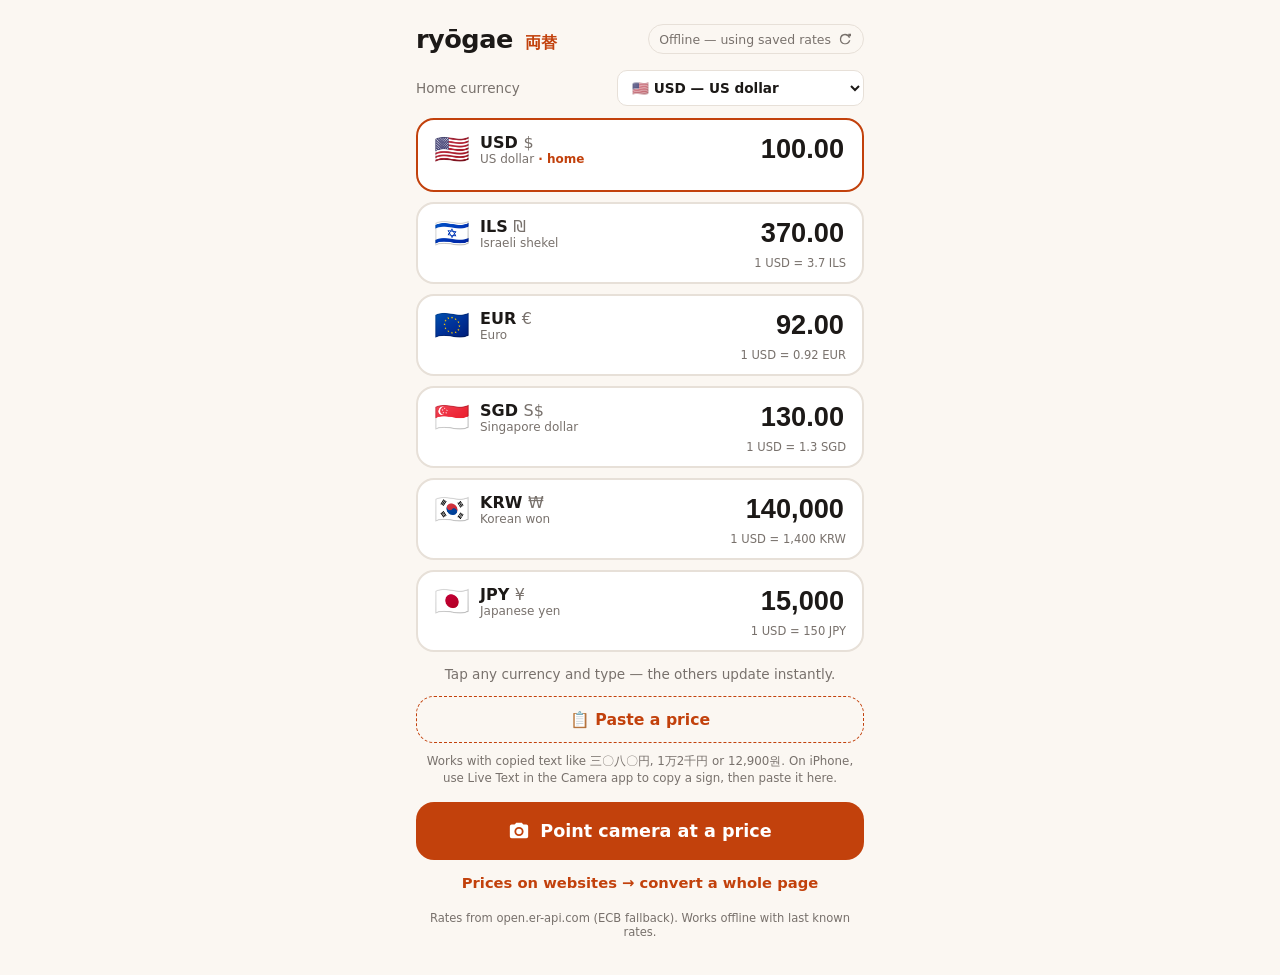
<file: site/index.html>
<!doctype html>
<html lang="en">
<head>
  <meta charset="utf-8">
  <meta name="viewport" content="width=device-width, initial-scale=1, viewport-fit=cover">
  <title>ryōgae 両替</title>
  <meta name="description" content="Quick currency conversion for NIS, USD, EUR, SGD, KRW and JPY — type or point your camera at a price.">
  <meta name="theme-color" content="#c2410c">
  <meta name="apple-mobile-web-app-capable" content="yes">
  <meta name="mobile-web-app-capable" content="yes">
  <meta name="apple-mobile-web-app-title" content="ryōgae 両替">
  <meta name="application-name" content="ryōgae 両替">
  <meta name="apple-mobile-web-app-status-bar-style" content="default">
  <link rel="manifest" href="manifest.webmanifest">
  <link rel="icon" href="icons/icon.svg" type="image/svg+xml">
  <link rel="icon" href="icons/icon-192.png" type="image/png" sizes="192x192">
  <link rel="apple-touch-icon" href="icons/apple-touch-icon.png">
  <link rel="stylesheet" href="style.css">
</head>
<body>
  <main class="app">
    <header class="top">
      <h1>ryōgae <span class="kanji" aria-hidden="true">両替</span></h1>
      <button id="refresh" class="rates-status" type="button" aria-label="Refresh rates">
        <span id="rates-time">Loading rates…</span>
        <svg viewBox="0 0 24 24" width="16" height="16" aria-hidden="true"><path fill="currentColor" d="M12 4a8 8 0 0 1 7.75 6h-2.1A6 6 0 1 0 18 14h2.05A8 8 0 1 1 12 4Zm5 0h4v4h-4z"/></svg>
      </button>
    </header>

    <label class="home-pick">
      <span>Home currency</span>
      <select id="home" aria-label="Home currency"></select>
    </label>

    <section class="converter" id="converter" aria-label="Converter"></section>

    <p class="hint">Tap any currency and type — the others update instantly.</p>

    <button id="paste" class="paste-btn" type="button">📋 Paste a price</button>
    <div id="pasted" class="pasted" hidden></div>
    <p class="hint small">Works with copied text like 三〇八〇円, 1万2千円 or 12,900원. On iPhone, use Live Text in the Camera app to copy a sign, then paste it here.</p>

    <button id="open-camera" class="camera-btn" type="button">
      <svg viewBox="0 0 24 24" width="22" height="22" aria-hidden="true"><path fill="currentColor" d="M9 3h6l1.8 2H20a2 2 0 0 1 2 2v11a2 2 0 0 1-2 2H4a2 2 0 0 1-2-2V7a2 2 0 0 1 2-2h3.2L9 3Zm3 4.5a5 5 0 1 0 0 10 5 5 0 0 0 0-10Zm0 2a3 3 0 1 1 0 6 3 3 0 0 1 0-6Z"/></svg>
      Point camera at a price
    </button>

    <div id="install" class="install" hidden>
      <div>
        <b>Install ryōgae 両替</b>
        <span id="install-text">Add it to your home screen for one-tap access, even offline.</span>
      </div>
      <button id="install-btn" class="install-btn" type="button">Install</button>
      <button id="install-close" class="install-close" type="button" aria-label="Dismiss">✕</button>
    </div>

    <a class="web-link" href="bookmarklet.html">Prices on websites → convert a whole page</a>

    <p class="foot">Rates from open.er-api.com (ECB fallback). Works offline with last known rates.</p>
  </main>

  <!-- Live camera scanner -->
  <div id="scanner" class="scanner" hidden>
    <video id="video" playsinline muted autoplay></video>
    <canvas id="still" class="still" hidden></canvas>
    <div id="marks" class="marks" hidden></div>
    <div class="shade"></div>
    <div class="reticle" id="reticle"><span class="corner tl"></span><span class="corner tr"></span><span class="corner bl"></span><span class="corner br"></span></div>
    <div class="zoom">
      <span aria-hidden="true">1×</span>
      <input id="zoom" type="range" min="1" max="6" step="0.1" value="1" aria-label="Zoom">
      <output id="zoom-val" for="zoom">1.0×</output>
    </div>
    <div class="scan-top">
      <button id="close-camera" class="icon-btn" type="button" aria-label="Close camera">✕</button>
      <div class="scan-hint"></div>
      <button id="torch" class="icon-btn" type="button" aria-label="Toggle flashlight" hidden>⚡</button>
    </div>
    <div class="scan-result" id="scan-result">
      <div class="src-picker" id="src-picker" role="radiogroup" aria-label="Price currency"></div>
      <div class="scan-status" id="scan-status">Starting camera…</div>
      <div class="scan-progress" id="scan-progress" hidden><i></i></div>
      <div class="scan-amount" id="scan-amount"></div>
      <div class="scan-home" id="scan-home" hidden></div>
      <div class="scan-conv" id="scan-conv"></div>
      <div class="scan-actions">
        <button id="freeze" class="pill" type="button">Freeze &amp; find prices</button>
        <button id="use-value" class="pill primary" type="button" disabled>Use in converter</button>
      </div>
    </div>
  </div>

  <script src="app.js"></script>
</body>
</html>
</file>
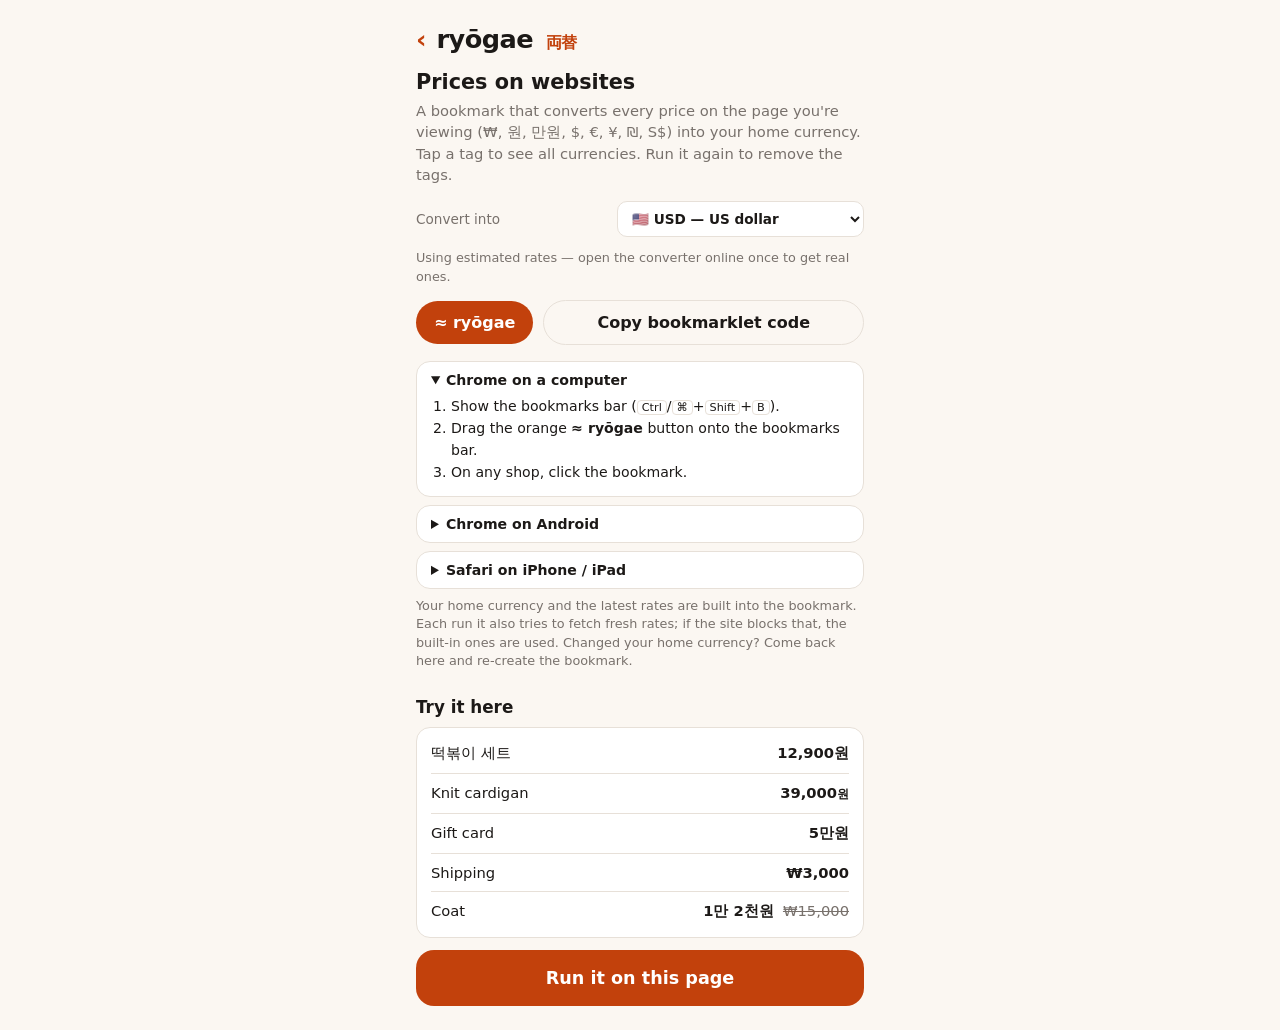
<file: site/bookmarklet.html>
<!doctype html>
<html lang="en">
<head>
  <meta charset="utf-8">
  <meta name="viewport" content="width=device-width, initial-scale=1, viewport-fit=cover">
  <title>ryōgae 両替 · Prices on websites</title>
  <meta name="theme-color" content="#c2410c">
  <link rel="icon" href="icons/icon.svg" type="image/svg+xml">
  <link rel="stylesheet" href="style.css">
</head>
<body>
  <main class="app page">
    <header class="top">
      <h1><a href="./" class="back" aria-label="Back to converter">‹</a> ryōgae <span class="kanji" aria-hidden="true">両替</span></h1>
    </header>

    <h2>Prices on websites</h2>
    <p class="lead">A bookmark that converts every price on the page you're viewing (₩, 원, 만원, $, €, ¥, ₪, S$) into your home currency. Tap a tag to see all currencies. Run it again to remove the tags.</p>

    <label class="home-pick">
      <span>Convert into</span>
      <select id="home" aria-label="Home currency"></select>
    </label>
    <p class="note" id="rates-note"></p>

    <div class="bm-box">
      <a id="bm" class="bm-link" href="#" draggable="true">≈ ryōgae</a>
      <button id="copy" class="pill" type="button">Copy bookmarklet code</button>
    </div>

    <details class="howto" open>
      <summary>Chrome on a computer</summary>
      <ol>
        <li>Show the bookmarks bar (<kbd>Ctrl</kbd>/<kbd>⌘</kbd>+<kbd>Shift</kbd>+<kbd>B</kbd>).</li>
        <li>Drag the orange <b>≈ ryōgae</b> button onto the bookmarks bar.</li>
        <li>On any shop, click the bookmark.</li>
      </ol>
    </details>
    <details class="howto">
      <summary>Chrome on Android</summary>
      <ol>
        <li>Tap <b>Copy bookmarklet code</b>.</li>
        <li>Bookmark this page (⋮ → ☆), then edit that bookmark: name it <b>ryogae</b> and replace its URL with the copied code.</li>
        <li>On a shop, tap the address bar, type <b>ryogae</b> and tap the bookmark that appears (with the star icon).</li>
      </ol>
    </details>
    <details class="howto">
      <summary>Safari on iPhone / iPad</summary>
      <ol>
        <li>Tap <b>Copy bookmarklet code</b>.</li>
        <li>Share → Add Bookmark (name it <b>ryogae</b>) and save.</li>
        <li>Bookmarks → Edit → tap the new bookmark and replace its address with the copied code.</li>
        <li>On a shop, open Bookmarks and tap <b>ryogae</b>.</li>
      </ol>
    </details>

    <p class="note">Your home currency and the latest rates are built into the bookmark. Each run it also tries to fetch fresh rates; if the site blocks that, the built-in ones are used. Changed your home currency? Come back here and re-create the bookmark.</p>

    <h3>Try it here</h3>
    <div class="demo" id="demo">
      <div class="demo-item"><span>떡볶이 세트</span><b>12,900원</b></div>
      <div class="demo-item"><span>Knit cardigan</span><b><strong>39,000</strong><small>원</small></b></div>
      <div class="demo-item"><span>Gift card</span><b>5만원</b></div>
      <div class="demo-item"><span>Shipping</span><b>₩3,000</b></div>
      <div class="demo-item"><span>Coat</span><b>1만 2천원 <s>₩15,000</s></b></div>
    </div>
    <button id="try" class="camera-btn" type="button">Run it on this page</button>
  </main>

  <script>
  (async () => {
    const ORDER = ['ILS', 'USD', 'EUR', 'SGD', 'KRW', 'JPY'];
    const NAMES = { ILS: '🇮🇱 ILS — Israeli shekel', USD: '🇺🇸 USD — US dollar', EUR: '🇪🇺 EUR — Euro', SGD: '🇸🇬 SGD — Singapore dollar', KRW: '🇰🇷 KRW — Korean won', JPY: '🇯🇵 JPY — Japanese yen' };
    const get = (k) => { try { return JSON.parse(localStorage.getItem(k)); } catch { return null; } };
    const appState = get('ryogae.state') || {};
    let saved = get('ryogae.rates');
    let rates = saved && ORDER.every((c) => saved.rates && saved.rates[c]) ? saved : { rates: { USD: 1, ILS: 3.7, EUR: 0.92, SGD: 1.3, KRW: 1400, JPY: 150 }, time: 0 };
    // Freshen rates if old (same source as the app).
    if (!rates.fetched || Date.now() - rates.fetched > 6 * 3600e3) {
      try {
        const j = await (await fetch('https://open.er-api.com/v6/latest/USD', { cache: 'no-store' })).json();
        if (j.result === 'success' && ORDER.every((c) => j.rates[c])) {
          rates = { base: 'USD', rates: Object.fromEntries(ORDER.map((c) => [c, j.rates[c]])), time: j.time_last_update_unix * 1000, fetched: Date.now(), source: 'open.er-api.com' };
          try { localStorage.setItem('ryogae.rates', JSON.stringify(rates)); } catch {}
        }
      } catch {}
    }

    const homeSel = document.getElementById('home');
    for (const c of ORDER) homeSel.add(new Option(NAMES[c], c));
    // Same first guess as the converter if it hasn't been opened yet.
    const guess = () => {
      for (const l of navigator.languages || [navigator.language || '']) {
        const [lang, r = ''] = l.split('-'); const R = r.toUpperCase();
        if (lang === 'he' || lang === 'iw' || R === 'IL') return 'ILS';
        if (lang === 'ko' || R === 'KR') return 'KRW';
        if (lang === 'ja' || R === 'JP') return 'JPY';
        if (R === 'SG') return 'SGD';
        if (/^(AT|BE|CY|DE|EE|ES|FI|FR|GR|HR|IE|IT|LT|LU|LV|MT|NL|PT|SI|SK)$/.test(R)) return 'EUR';
        if (R === 'US') return 'USD';
      }
      return 'USD';
    };
    homeSel.value = ORDER.includes(appState.home) ? appState.home : guess();

    const src = await (await fetch('bookmarklet/ryogae-prices.js')).text();
    let code = '';
    function build() {
      const cfg = JSON.stringify({ home: homeSel.value, rates: rates.rates, time: rates.time || 0 });
      code = src.replace(/\/\*[\s\S]*?\*\//g, '').replace('__CONFIG__', cfg)
        .split('\n').map((l) => l.trim()).filter(Boolean).join(' ');
      document.getElementById('bm').href = 'javascript:' + encodeURIComponent(code);
      document.getElementById('rates-note').textContent = rates.time
        ? `Rates from ${new Date(rates.time).toLocaleDateString(undefined, { month: 'short', day: 'numeric', year: 'numeric' })}.`
        : 'Using estimated rates — open the converter online once to get real ones.';
    }
    homeSel.addEventListener('change', () => {
      build();
      if (window.__ryogae) { window.__ryogae.off(); new Function(code)(); }
    });
    build();

    document.getElementById('bm').addEventListener('click', (e) => {
      e.preventDefault(); // clicking it here would just run it; it's meant to be dragged/bookmarked
      new Function(code)();
    });
    document.getElementById('try').addEventListener('click', () => new Function(code)());
    document.getElementById('copy').addEventListener('click', async (e) => {
      const text = 'javascript:' + encodeURIComponent(code);
      try { await navigator.clipboard.writeText(text); e.target.textContent = 'Copied ✓'; }
      catch {
        const ta = document.createElement('textarea'); ta.value = text; document.body.appendChild(ta); ta.select();
        document.execCommand('copy'); ta.remove(); e.target.textContent = 'Copied ✓';
      }
      setTimeout(() => { e.target.textContent = 'Copy bookmarklet code'; }, 2000);
    });
  })();
  </script>
</body>
</html>
</file>
<file: site/style.css>
:root {
  --bg: #fbf7f2;
  --card: #ffffff;
  --ink: #1c1917;
  --muted: #78716c;
  --line: #e7e0d8;
  --accent: #c2410c;
  --accent-soft: #ffedd5;
  --radius: 18px;
  color-scheme: light;
}
@media (prefers-color-scheme: dark) {
  :root {
    --bg: #141210;
    --card: #1f1c19;
    --ink: #f5f1ec;
    --muted: #a8a29e;
    --line: #2f2a25;
    --accent: #fb923c;
    --accent-soft: #3a2414;
    color-scheme: dark;
  }
}
* { box-sizing: border-box; }
html, body { margin: 0; }
body {
  background: var(--bg);
  color: var(--ink);
  font-family: system-ui, -apple-system, "Segoe UI", Roboto, "Noto Sans", sans-serif;
  -webkit-tap-highlight-color: transparent;
}
button { font: inherit; color: inherit; cursor: pointer; }

.app {
  max-width: 480px;
  margin: 0 auto;
  padding: max(16px, env(safe-area-inset-top)) 16px max(24px, env(safe-area-inset-bottom));
}
.top { display: flex; align-items: center; justify-content: space-between; gap: 12px; margin: 8px 0 16px; }
h1 { font-size: 1.6rem; margin: 0; letter-spacing: -0.02em; }
.kanji { color: var(--accent); font-weight: 600; font-size: 1rem; margin-left: 4px; }
.rates-status {
  display: inline-flex; align-items: center; gap: 6px;
  background: none; border: 1px solid var(--line); border-radius: 999px;
  padding: 6px 10px; font-size: 0.78rem; color: var(--muted);
}
.rates-status.spin svg { animation: spin 0.8s linear infinite; }
@keyframes spin { to { transform: rotate(360deg); } }

.converter { display: grid; gap: 10px; }
.row {
  display: grid; grid-template-columns: auto 1fr; align-items: center; gap: 12px;
  background: var(--card); border: 2px solid var(--line); border-radius: var(--radius);
  padding: 12px 16px; transition: border-color 0.15s;
}
.row.active { border-color: var(--accent); }
.row .cur { display: flex; align-items: center; gap: 10px; min-width: 0; }
.row .flag { font-size: 1.8rem; line-height: 1; }
.row .code { font-weight: 700; font-size: 1rem; }
.row .name { font-size: 0.75rem; color: var(--muted); }
.row input {
  width: 100%; min-width: 0; border: 0; background: transparent; color: var(--ink);
  font-size: 1.7rem; font-weight: 600; text-align: right; outline: none;
  font-variant-numeric: tabular-nums;
}
.row input::placeholder { color: var(--muted); opacity: 0.5; }
.row .rate { grid-column: 1 / -1; font-size: 0.72rem; color: var(--muted); text-align: right; margin-top: -6px; }

.home-pick { display: flex; align-items: center; justify-content: space-between; gap: 12px; margin: 0 0 12px;
  font-size: 0.85rem; color: var(--muted); }
.home-pick select { font: inherit; font-weight: 600; color: var(--ink); background: var(--card); border: 1px solid var(--line);
  border-radius: 10px; padding: 8px 10px; max-width: 65%; }
.row.home { border-color: var(--accent); border-style: dashed; }
.row.home .name::after { content: ' · home'; color: var(--accent); font-weight: 600; }
.row.home.active { border-style: solid; }
.hint { color: var(--muted); font-size: 0.85rem; text-align: center; margin: 14px 0; }
.camera-btn {
  width: 100%; display: flex; align-items: center; justify-content: center; gap: 10px;
  background: var(--accent); color: #fff; border: 0; border-radius: var(--radius);
  padding: 18px; font-size: 1.1rem; font-weight: 700;
}
.install {
  display: flex; align-items: center; gap: 12px; margin-top: 14px;
  background: var(--accent-soft); border-radius: var(--radius); padding: 12px 14px;
}
.install[hidden] { display: none; }
.install > div { flex: 1; min-width: 0; font-size: 0.82rem; color: var(--muted); }
.install b { display: block; color: var(--ink); font-size: 0.95rem; }
.install-btn { border: 0; background: var(--accent); color: #fff; border-radius: 999px; padding: 10px 16px; font-weight: 700; }
.install-btn[hidden] { display: none; }
.install-close { border: 0; background: none; color: var(--muted); padding: 4px; }
.foot { color: var(--muted); font-size: 0.72rem; text-align: center; margin-top: 20px; }

/* Scanner */
.scanner { position: fixed; inset: 0; background: #000; z-index: 10; overflow: hidden; touch-action: none; }
.scanner[hidden] { display: none; }
.scanner video { position: absolute; inset: 0; width: 100%; height: 100%; object-fit: cover; transform-origin: 50% 37.5%; }
.zoom {
  position: absolute; left: 50%; transform: translateX(-50%);
  top: calc(32% + clamp(64px, 11%, 120px) + 16px);
  width: min(78%, 340px); display: flex; align-items: center; gap: 10px;
  padding: 6px 14px; border-radius: 999px; background: rgba(0, 0, 0, 0.45);
  color: #fff; font-size: 0.8rem; font-weight: 700; font-variant-numeric: tabular-nums;
}
.zoom output { min-width: 3.2em; text-align: right; }
.zoom input[type="range"] {
  flex: 1; min-width: 0; height: 32px; margin: 0; background: transparent;
  -webkit-appearance: none; appearance: none; touch-action: none;
}
.zoom input[type="range"]::-webkit-slider-runnable-track { height: 4px; border-radius: 2px; background: rgba(255, 255, 255, 0.45); }
.zoom input[type="range"]::-moz-range-track { height: 4px; border-radius: 2px; background: rgba(255, 255, 255, 0.45); }
.zoom input[type="range"]::-webkit-slider-thumb {
  -webkit-appearance: none; width: 24px; height: 24px; margin-top: -10px; border-radius: 50%;
  background: #fff; border: 0; box-shadow: 0 1px 4px rgba(0, 0, 0, 0.4);
}
.zoom input[type="range"]::-moz-range-thumb { width: 24px; height: 24px; border-radius: 50%; background: #fff; border: 0; }
.reticle {
  position: absolute; left: 6%; right: 6%; top: 32%; height: clamp(64px, 11%, 120px);
  box-shadow: 0 0 0 100vmax rgba(0, 0, 0, 0.45); border-radius: 14px;
}
.reticle.hit { box-shadow: 0 0 0 100vmax rgba(0, 0, 0, 0.45), inset 0 0 0 2px #4ade80; }
.corner { position: absolute; width: 26px; height: 26px; border: 4px solid #fff; }
.corner.tl { top: -2px; left: -2px; border-right: 0; border-bottom: 0; border-radius: 14px 0 0 0; }
.corner.tr { top: -2px; right: -2px; border-left: 0; border-bottom: 0; border-radius: 0 14px 0 0; }
.corner.bl { bottom: -2px; left: -2px; border-right: 0; border-top: 0; border-radius: 0 0 0 14px; }
.corner.br { bottom: -2px; right: -2px; border-left: 0; border-top: 0; border-radius: 0 0 14px 0; }

.scan-top {
  pointer-events: none; /* let taps reach price marks underneath; buttons opt back in */
  position: absolute; top: 0; left: 0; right: 0; display: flex; align-items: center; gap: 8px;
  padding: max(12px, env(safe-area-inset-top)) 12px 12px;
}
.icon-btn {
  pointer-events: auto;
  flex: none; width: 42px; height: 42px; border-radius: 50%; border: 0;
  background: rgba(0, 0, 0, 0.5); color: #fff; font-size: 1.1rem;
}
.icon-btn.on { background: #facc15; color: #000; }
.scan-hint { flex: 1; text-align: center; color: rgba(255, 255, 255, 0.85); font-size: 0.78rem; text-shadow: 0 1px 2px rgba(0, 0, 0, 0.6); }
.src-picker { display: flex; gap: 6px; margin: 0 -20px 12px; padding: 0 20px; overflow-x: auto; touch-action: pan-x; scrollbar-width: none; }
.src-picker::-webkit-scrollbar { display: none; }
.src-picker button {
  flex: none; border: 1px solid var(--line); border-radius: 999px; padding: 8px 13px;
  font-size: 0.82rem; font-weight: 700; background: transparent; color: var(--ink);
}
.src-picker button[aria-checked="true"] { background: var(--ink); color: var(--card); border-color: var(--ink); }

.scan-result {
  position: absolute; left: 0; right: 0; bottom: 0;
  background: var(--card); color: var(--ink); border-radius: 24px 24px 0 0;
  padding: 18px 20px max(20px, env(safe-area-inset-bottom));
}
.scan-status { font-size: 0.8rem; color: var(--muted); min-height: 1.2em; }
.scan-amount { font-size: 2.2rem; font-weight: 700; font-variant-numeric: tabular-nums; min-height: 1.3em; }
.scan-home { display: flex; align-items: baseline; justify-content: space-between; gap: 10px; margin-top: 8px;
  background: var(--accent); color: #fff; border-radius: 14px; padding: 10px 14px; }
.scan-home[hidden] { display: none; }
.scan-home small { font-size: 0.78rem; font-weight: 600; opacity: 0.9; }
.scan-home b { font-size: 1.6rem; font-variant-numeric: tabular-nums; }
.scan-conv { display: grid; grid-template-columns: repeat(4, 1fr); gap: 6px; margin: 8px 0 14px; }
.scan-conv div { background: var(--accent-soft); border-radius: 10px; padding: 6px 8px; min-width: 0; }
.scan-conv small { display: block; font-size: 0.66rem; color: var(--muted); }
.scan-conv b { font-size: 0.85rem; font-variant-numeric: tabular-nums; overflow-wrap: anywhere; }
.scan-actions { display: flex; gap: 10px; }
.pill { flex: 1; border: 1px solid var(--line); background: transparent; border-radius: 999px; padding: 12px; font-weight: 600; }
.pill.primary { background: var(--accent); color: #fff; border-color: var(--accent); }
.pill:disabled { opacity: 0.4; }

/* Frozen frame: still image with tappable price marks */
.still { position: absolute; left: 0; top: 0; width: 100%; display: block; }
.still[hidden], .marks[hidden] { display: none; }
.marks { position: absolute; left: 0; top: 0; width: 100%; }
.scanner.frozen .reticle, .scanner.frozen .zoom { display: none; }
.mark {
  position: absolute; border: 2px solid #facc15; border-radius: 8px; padding: 0;
  background: rgba(250, 204, 21, 0.18); box-shadow: 0 0 0 1px rgba(0, 0, 0, 0.35);
  animation: pop 0.25s ease-out;
}
.mark.sel { border-color: #4ade80; background: rgba(74, 222, 128, 0.25); }
.mark span {
  position: absolute; left: 50%; bottom: calc(100% + 4px); transform: translateX(-50%);
  white-space: nowrap; padding: 2px 7px; border-radius: 999px; font-size: 0.75rem; font-weight: 700;
  background: #facc15; color: #000; pointer-events: none;
}
.mark.sel span { background: #4ade80; }
.mark span:empty { display: none; }
@keyframes pop { from { transform: scale(0.8); opacity: 0; } to { transform: none; opacity: 1; } }
.scan-progress { height: 3px; border-radius: 2px; background: var(--line); overflow: hidden; margin: 6px 0 0; }
.scan-progress[hidden] { display: none; }
.scan-progress i { display: block; height: 100%; width: 0; background: var(--accent); transition: width 0.2s; }

/* Bookmarklet page */
.page h2 { font-size: 1.3rem; margin: 4px 0 6px; }
.page h3 { font-size: 1.05rem; margin: 26px 0 10px; }
.page .lead { color: var(--muted); font-size: 0.92rem; line-height: 1.45; margin: 0 0 16px; }
.page .note { color: var(--muted); font-size: 0.8rem; line-height: 1.45; margin: 8px 0; }
.back { color: var(--accent); text-decoration: none; margin-right: 2px; }
.bm-box { display: flex; gap: 10px; align-items: center; margin: 14px 0 16px; }
.bm-link {
  flex: none; display: inline-block; background: var(--accent); color: #fff; text-decoration: none; font-weight: 700;
  padding: 12px 18px; border-radius: 999px; cursor: grab;
}
.bm-box .pill { flex: 1; }
.howto { background: var(--card); border: 1px solid var(--line); border-radius: 14px; padding: 10px 14px; margin: 8px 0; font-size: 0.88rem; }
.howto summary { font-weight: 700; cursor: pointer; }
.howto ol { margin: 8px 0 2px; padding-left: 20px; line-height: 1.55; }
kbd { font: inherit; font-size: 0.8em; border: 1px solid var(--line); border-radius: 4px; padding: 0 4px; }
.demo { background: var(--card); border: 1px solid var(--line); border-radius: 14px; padding: 6px 14px; margin-bottom: 12px; }
.demo-item { display: flex; justify-content: space-between; gap: 10px; padding: 10px 0; border-bottom: 1px solid var(--line); font-size: 0.92rem; }
.demo-item:last-child { border-bottom: 0; }
.demo-item s { color: var(--muted); font-weight: 400; margin-left: 4px; }
.web-link { display: block; text-align: center; margin-top: 14px; color: var(--accent); font-weight: 600; text-decoration: none; font-size: 0.92rem; }

/* Paste a price */
.paste-btn { width: 100%; margin: 0 0 6px; padding: 13px; border-radius: var(--radius); border: 1.5px dashed var(--accent);
  background: transparent; color: var(--accent); font-weight: 700; font-size: 0.98rem; }
.hint.small { font-size: 0.74rem; margin: 4px 0 16px; line-height: 1.4; }
.pasted { display: flex; flex-wrap: wrap; gap: 6px; margin: 6px 0; }
.pasted[hidden] { display: none; }
.pasted .msg { width: 100%; font-size: 0.8rem; color: var(--muted); }
.pasted button { border: 1px solid var(--line); background: var(--card); color: var(--ink); border-radius: 999px; padding: 8px 12px; font-size: 0.88rem; font-weight: 600; }
.pasted button small { color: var(--muted); font-weight: 400; margin-left: 4px; }
</file>
